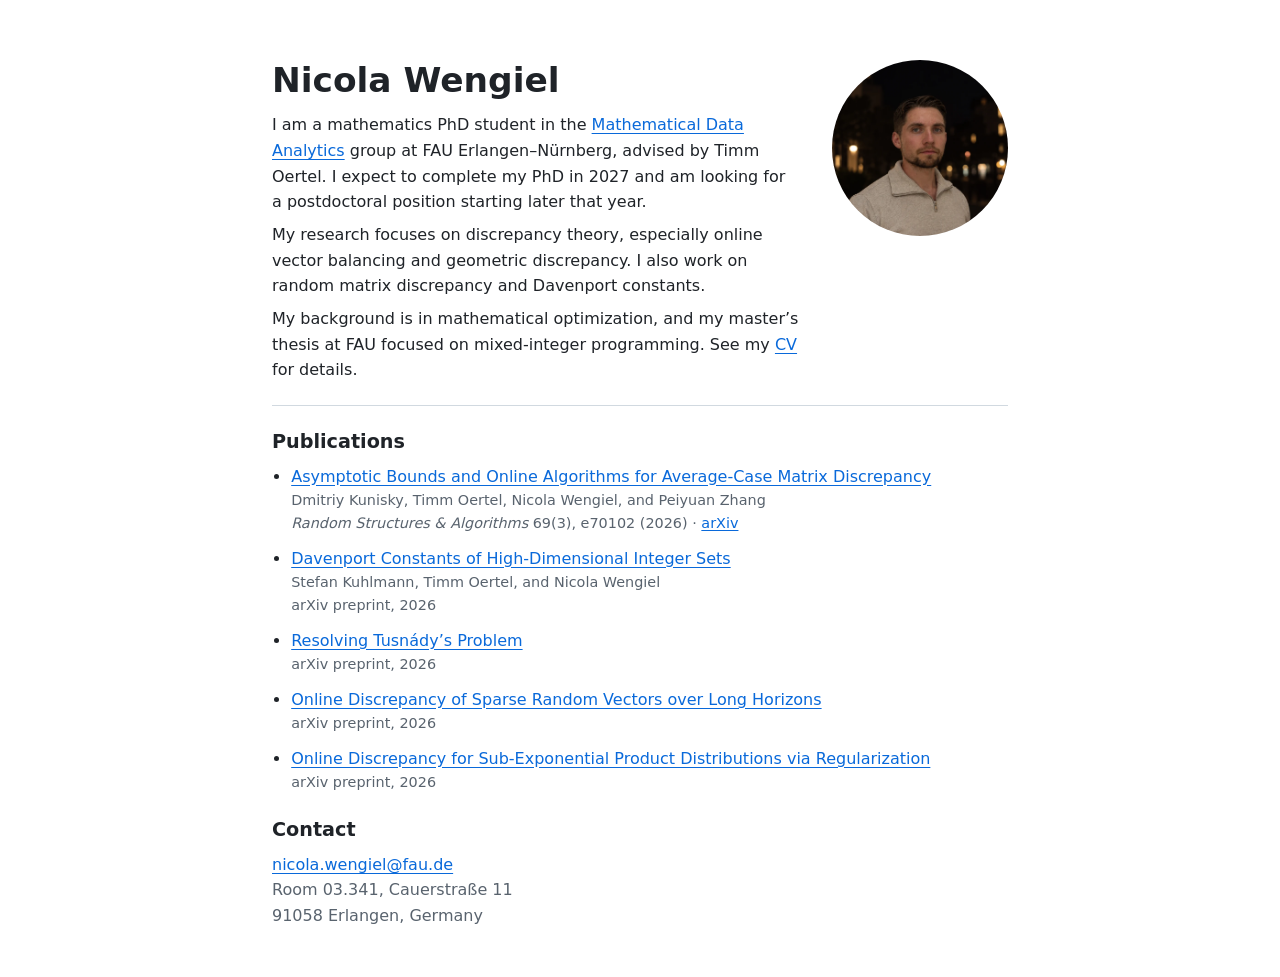
<file: index.html>
<!doctype html>
<html lang="en">
<head>
  <meta charset="utf-8">
  <meta name="viewport" content="width=device-width, initial-scale=1">
  <meta name="description" content="Nicola Wengiel, PhD student in mathematics at FAU Erlangen–Nürnberg. Research in discrepancy theory and Davenport constants.">
  <meta name="theme-color" content="#ffffff">
  <title>Nicola Wengiel | Mathematics at FAU</title>
  <link rel="stylesheet" href="styles.css">
</head>
<body id="top">
  <main>
    <header class="profile">
      <h1>Nicola Wengiel</h1>
      <img class="portrait" src="assets/nicola-wengiel.webp" alt="Nicola Wengiel" width="768" height="960">
      <div class="bio">
        <p>I am a mathematics PhD student in the <a href="https://en.www.math.fau.de/mathematical-data-analytics/">Mathematical Data Analytics</a> group at FAU Erlangen–Nürnberg, advised by Timm Oertel. I expect to complete my PhD in 2027 and am looking for a postdoctoral position starting later that year.</p>
        <p id="research">My research focuses on discrepancy theory, especially online vector balancing and geometric discrepancy. I also work on random matrix discrepancy and Davenport constants.</p>
        <p>My background is in mathematical optimization, and my master’s thesis at FAU focused on mixed-integer programming. See my <a href="cv.html">CV</a> for details.</p>
      </div>
    </header>

    <section id="publications" aria-labelledby="publications-heading">
      <h2 id="publications-heading">Publications</h2>
      <ul class="papers">
        <li>
          <a href="https://doi.org/10.1002/rsa.70102">Asymptotic Bounds and Online Algorithms for Average-Case Matrix Discrepancy</a>
          <div class="citation">
            Dmitriy Kunisky, Timm Oertel, Nicola Wengiel, and Peiyuan Zhang<br>
            <cite>Random Structures &amp; Algorithms</cite> 69(3), e70102 (2026) ·
            <a href="https://arxiv.org/abs/2410.23915" aria-label="arXiv for Asymptotic Bounds and Online Algorithms for Average-Case Matrix Discrepancy">arXiv</a>
          </div>
        </li>
        <li>
          <a href="https://arxiv.org/abs/2611.14140">Davenport Constants of High-Dimensional Integer Sets</a>
          <div class="citation">
            Stefan Kuhlmann, Timm Oertel, and Nicola Wengiel<br>
            arXiv preprint, 2026
          </div>
        </li>
        <li>
          <a href="https://arxiv.org/abs/2611.06998">Resolving Tusnády’s Problem</a>
          <div class="citation">arXiv preprint, 2026</div>
        </li>
        <li>
          <a href="https://arxiv.org/abs/2610.34410">Online Discrepancy of Sparse Random Vectors over Long Horizons</a>
          <div class="citation">arXiv preprint, 2026</div>
        </li>
        <li>
          <a href="https://arxiv.org/abs/2608.10040">Online Discrepancy for Sub-Exponential Product Distributions via Regularization</a>
          <div class="citation">arXiv preprint, 2026</div>
        </li>
      </ul>
    </section>

    <section id="contact" aria-labelledby="contact-heading">
      <h2 id="contact-heading">Contact</h2>
      <address>
        <a href="mailto:nicola.wengiel@fau.de">nicola.wengiel@fau.de</a><br>
        Room 03.341, Cauerstraße 11<br>
        91058 Erlangen, Germany
      </address>
    </section>
  </main>
</body>
</html>
</file>
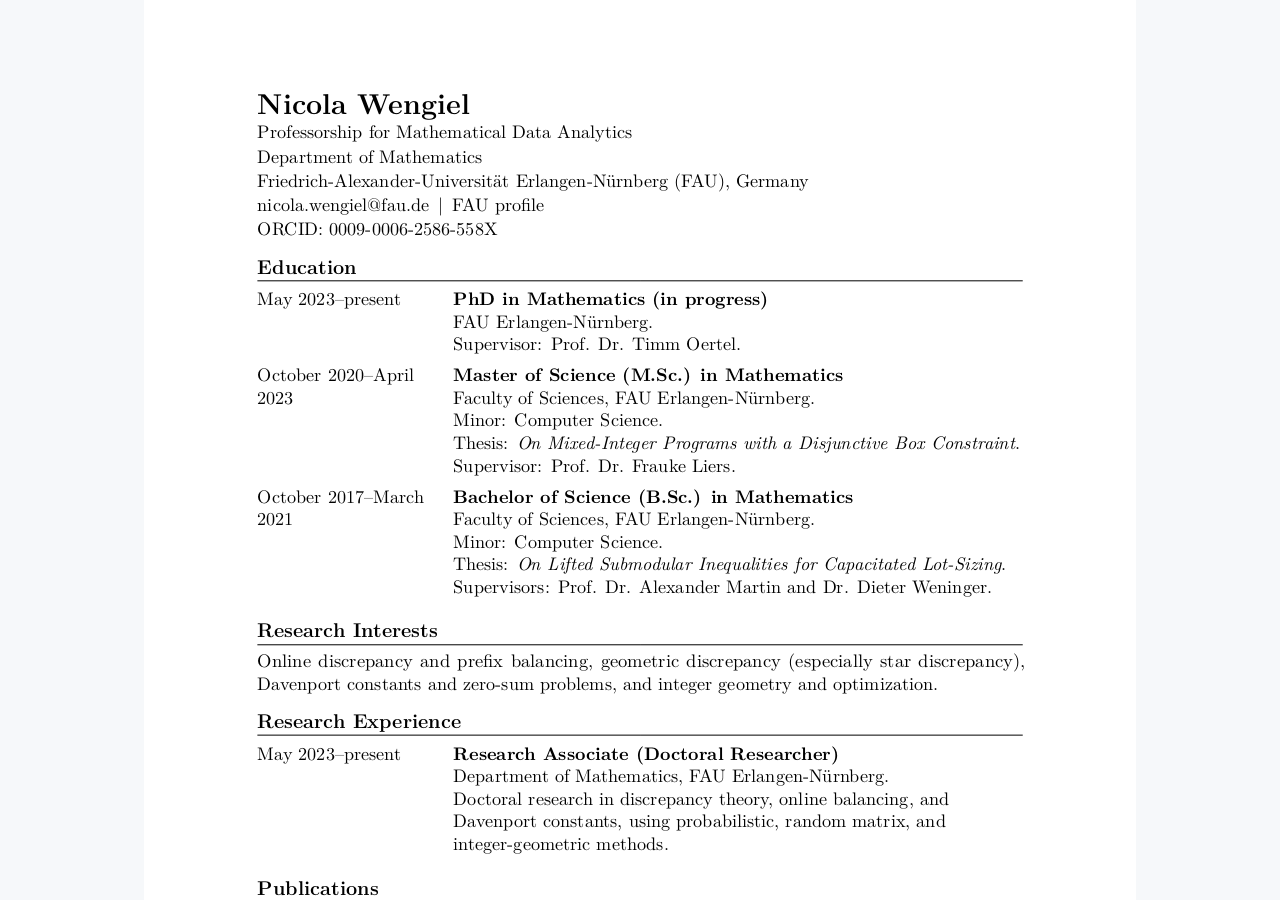
<file: cv.html>
<!doctype html>
<html lang="en">
<head>
  <meta charset="utf-8">
  <meta name="viewport" content="width=device-width, initial-scale=1">
  <meta name="theme-color" content="#ffffff">
  <title>CV | Nicola Wengiel</title>
  <link rel="stylesheet" href="styles.css">
</head>
<body>
  <main class="cv-reader">
    <iframe src="assets/pdfjs/web/viewer.html?file=..%2F..%2Fnicola-wengiel-cv.pdf#pagemode=none" title="Nicola Wengiel’s CV"></iframe>
  </main>
</body>
</html>
</file>
<file: styles.css>
:root {
  color-scheme: light;
  --background: #ffffff;
  --text: #1f2328;
  --muted: #59636e;
  --link: #0969da;
  --line: #d1d9e0;
}

*, *::before, *::after {
  box-sizing: border-box;
}

body {
  margin: 0;
  background: var(--background);
  color: var(--text);
  font: 1rem/1.6 system-ui, sans-serif;
}

main {
  width: min(100% - 2.5rem, 46rem);
  margin: clamp(2rem, 6vw, 3.75rem) auto 3rem;
}

h1, h2, p, ul {
  margin: 0;
}

h1, h2 {
  line-height: 1.2;
  font-weight: 600;
}

h1 {
  grid-area: name;
  font-size: clamp(1.75rem, 4.4vw, 2.15rem);
}

h2 {
  margin-bottom: 0.65rem;
  font-size: 1.2rem;
}

a {
  color: var(--link);
  text-underline-offset: 0.16em;
}

a:hover {
  color: #0550ae;
}

a:focus-visible {
  outline: 2px solid var(--link);
  outline-offset: 3px;
}

.profile {
  display: grid;
  grid-template-columns: minmax(0, 1fr) 11rem;
  grid-template-areas:
    "name portrait"
    "bio portrait";
  grid-template-rows: auto 1fr;
  align-items: start;
  gap: 0.7rem 2rem;
  padding-bottom: 1.4rem;
  border-bottom: 1px solid var(--line);
}

.bio {
  grid-area: bio;
}

.bio p + p {
  margin-top: 0.45rem;
}

.portrait {
  grid-area: portrait;
  display: block;
  width: 100%;
  height: auto;
  aspect-ratio: 1;
  border-radius: 50%;
  object-fit: cover;
  object-position: center 35%;
}

section {
  margin-top: 1.5rem;
}

.papers {
  padding-inline-start: 1.2rem;
}

.papers li + li {
  margin-top: 0.65rem;
}

.citation, address {
  color: var(--muted);
}

.citation {
  font-size: 0.9rem;
}

address {
  font-style: normal;
  overflow-wrap: anywhere;
}

.cv-reader {
  display: flex;
  flex-direction: column;
  width: 100%;
  height: 100vh;
  height: 100dvh;
  margin: 0;
}

.cv-reader > iframe {
  flex: 1;
  min-height: 0;
  border: 0;
}

@media (max-width: 34rem) {
  .profile {
    grid-template-columns: minmax(0, 1fr) min(7rem, 32vw);
    grid-template-areas:
      "name portrait"
      "bio bio";
    align-items: center;
    gap: 0.8rem 0.9rem;
  }
}
</file>
